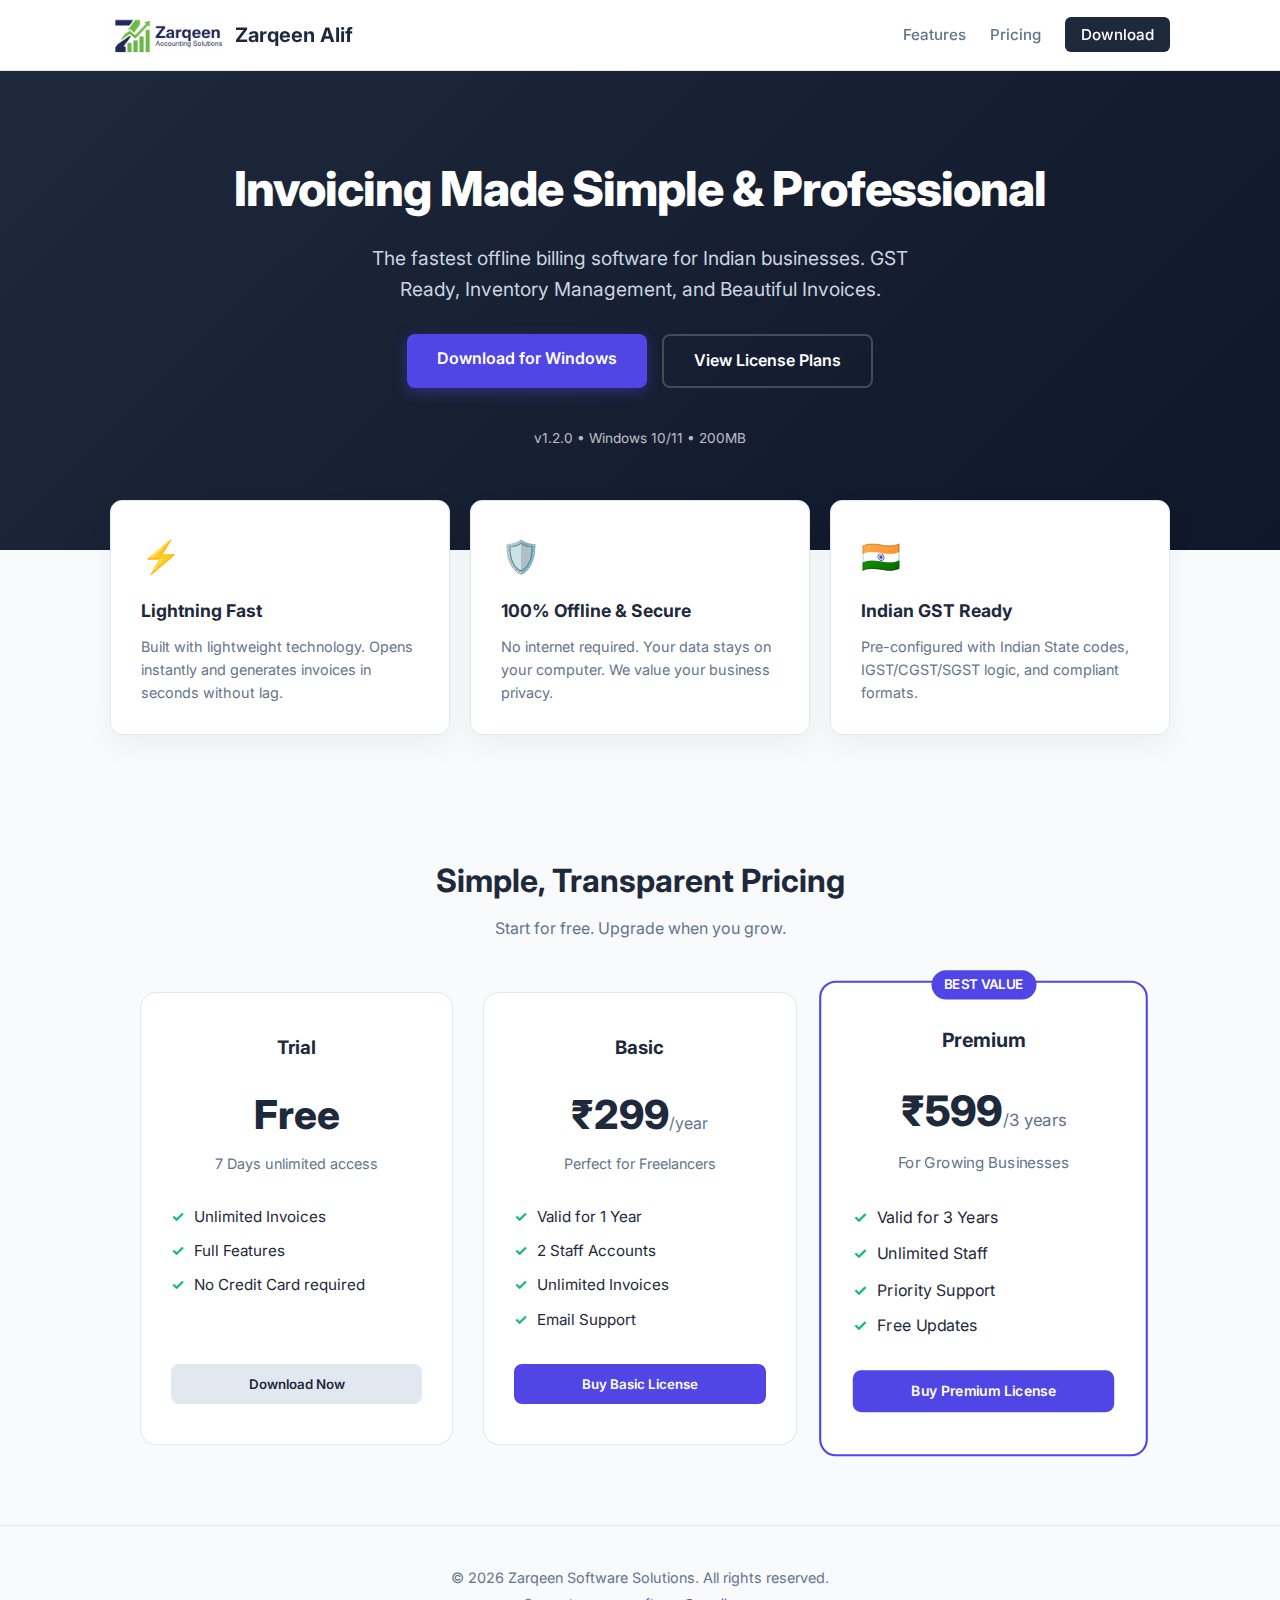
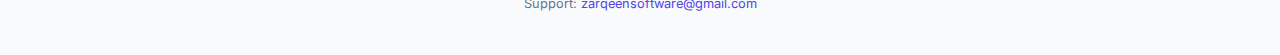
<file: templates/index.html>
<!doctype html>
<html lang="en">
<head>
    <meta charset="utf-8" />
    <meta name="viewport" content="width=device-width, initial-scale=1" />
    <title>Zarqeen Alif - Professional Invoicing Software</title>
    <link rel="stylesheet" href="/static/style.css" />
    <link rel="icon" type="image/png" href="/static/header.png">
    <script src="https://checkout.razorpay.com/v1/checkout.js"></script>
</head>

<body>

    <!-- NAVBAR -->
    <header>
        <div class="nav-container">
            <div class="logo-area">
                <img src="/static/logo.png" alt="Zarqeen" class="logo-img">
                <span class="brand-name">Zarqeen Alif</span>
            </div>
            <nav class="nav-links">
                <a href="#features">Features</a>
                <a href="#pricing">Pricing</a>
                <a href="#download" class="nav-btn">Download</a>
            </nav>
        </div>
    </header>

    <!-- HERO SECTION -->
    <section class="hero">
        <h1>Invoicing Made Simple & Professional</h1>
        <p>The fastest offline billing software for Indian businesses. GST Ready, Inventory Management, and Beautiful Invoices.</p>
        
        <div class="cta-group">
           <a href="https://drive.google.com/drive/folders/17O3vY4KYUzd7Rma4o8rp3j2iIrpqhJe9?usp=drive_link" target="_blank" class="btn-primary">
                Download for Windows
            </a>
            <a href="#pricing" class="btn-outline">View License Plans</a>
        </div>
        
        <div style="font-size: 0.85rem; opacity: 0.7; margin-top: 10px;">
            v1.2.0 • Windows 10/11 • 200MB
        </div>
    </section>

    <!-- FEATURES GRID -->
    <section id="features" class="features">
        <div class="feature-card">
            <div class="feature-icon">⚡</div>
            <h3>Lightning Fast</h3>
            <p>Built with lightweight technology. Opens instantly and generates invoices in seconds without lag.</p>
        </div>
        <div class="feature-card">
            <div class="feature-icon">🛡️</div>
            <h3>100% Offline & Secure</h3>
            <p>No internet required. Your data stays on your computer. We value your business privacy.</p>
        </div>
        <div class="feature-card">
            <div class="feature-icon">🇮🇳</div>
            <h3>Indian GST Ready</h3>
            <p>Pre-configured with Indian State codes, IGST/CGST/SGST logic, and compliant formats.</p>
        </div>
    </section>

    <!-- PRICING SECTION -->
   <!-- PRICING SECTION -->
    <section id="pricing" class="pricing-section">
        <h2 class="section-title">Simple, Transparent Pricing</h2>
        <p class="section-subtitle">Start for free. Upgrade when you grow.</p>

        <div class="pricing-grid">
            
            <!-- Free Plan -->
            <div class="plan-card">
                <div>
                    <h3>Trial</h3>
                    <div class="price">Free</div>
                    <p class="plan-desc">7 Days unlimited access</p>
                    <ul class="features-list">
                        <li>Unlimited Invoices</li>
                        <li>Full Features</li>
                        <li>No Credit Card required</li>
                    </ul>
                </div>
                <!-- Button at bottom -->
                <a href="https://drive.google.com/drive/folders/17O3vY4KYUzd7Rma4o8rp3j2iIrpqhJe9?usp=drive_link" target="_blank">
                    <button class="btn-plan secondary">Download Now</button>
                </a>
            </div>

            <!-- Basic Plan -->
            <div class="plan-card">
                <div>
                    <h3>Basic</h3>
                    <div class="price">₹299<span>/year</span></div>
                    <p class="plan-desc">Perfect for Freelancers</p>
                    <ul class="features-list">
                        <li>Valid for 1 Year</li>
                        <li>2 Staff Accounts</li>
                        <li>Unlimited Invoices</li>
                        <li>Email Support</li>
                    </ul>
                </div>
                <!-- Button at bottom -->
                <button class="btn-plan primary" onclick="buyPlan('basic')">Buy Basic License</button>
            </div>

            <!-- Premium Plan -->
            <div class="plan-card popular">
                <div class="badge">BEST VALUE</div>
                <div>
                    <h3>Premium</h3>
                    <div class="price">₹599<span>/3 years</span></div>
                    <p class="plan-desc">For Growing Businesses</p>
                    <ul class="features-list">
                        <li>Valid for 3 Years</li>
                        <li>Unlimited Staff</li>
                        <li>Priority Support</li>
                        <li>Free Updates</li>
                    </ul>
                </div>
                <!-- Button at bottom -->
                <button class="btn-plan primary" onclick="buyPlan('premium')">Buy Premium License</button>
            </div>

        </div>
    </section>

    <!-- FOOTER -->
    <footer>
        <p>&copy; <span id="year"></span> Zarqeen Software Solutions. All rights reserved.</p>
        <p style="margin-top:5px; font-size: 0.8rem;">
            Support: <a href="mailto:zarqeensoftware@gmail.com" style="color:var(--primary)">zarqeensoftware@gmail.com</a>
        </p>
    </footer>

    <!-- SUCCESS MODAL -->
    <div id="licenseModal" class="modal">
        <div class="modal-content">
            <div style="font-size: 3rem; margin-bottom: 10px;">🎉</div>
            <h2 style="color: var(--secondary)">Payment Successful!</h2>
            <p style="color: var(--text-muted)">Here is your license key. Copy and paste it into the software.</p>
            
            <div id="licenseKeyArea" class="key-box">Generating...</div>
            
            <button class="btn-plan secondary" onclick="document.getElementById('licenseModal').style.display='none'">Close</button>
        </div>
    </div>

    <!-- JAVASCRIPT LOGIC -->
    <script>
        document.getElementById('year').textContent = new Date().getFullYear();
        const RAZORPAY_KEY_ID = "{{ key_id }}"; 

        async function buyPlan(planType) {
            // Visual feedback
            const btns = document.querySelectorAll('button');
            btns.forEach(b => b.disabled = true);
            document.body.style.cursor = 'wait';

            try {
                // 1. Create Order
                const res = await fetch('/create_order', {
                    method: 'POST',
                    headers: {'Content-Type': 'application/json'},
                    body: JSON.stringify({ plan: planType })
                });
                const orderData = await res.json();

                if(orderData.error) { alert("Error creating order: " + orderData.error); return; }

                // 2. Open Razorpay
                const options = {
                    "key": RAZORPAY_KEY_ID,
                    "amount": orderData.amount,
                    "currency": "INR",
                    "name": "Zarqeen Software",
                    "description": `License: ${planType.toUpperCase()}`,
                    "order_id": orderData.id,
                    "theme": { "color": "#4F46E5" }, // Matches CSS Primary Color
                    "handler": async function (response){
                        // 3. Verify & Get Key
                        const verifyRes = await fetch('/verify_payment', {
                            method: 'POST',
                            headers: {'Content-Type': 'application/json'},
                            body: JSON.stringify({
                                razorpay_payment_id: response.razorpay_payment_id,
                                razorpay_order_id: response.razorpay_order_id,
                                razorpay_signature: response.razorpay_signature,
                                plan_type: planType
                            })
                        });
                        const result = await verifyRes.json();
                        
                        if(result.success) {
                            // 1. Create the file content (The Key)
                            const licenseKey = result.license_key;
                            
                            // 2. Create a Blob (File Object)
                            const blob = new Blob([licenseKey], { type: "text/plain" });
                            const url = window.URL.createObjectURL(blob);
                            
                            // 3. Setup the Download Button in Modal
                            const keyArea = document.getElementById('licenseKeyArea');
                            keyArea.innerHTML = ""; // Clear text
                            
                            const downloadBtn = document.createElement("a");
                            downloadBtn.href = url;
                            downloadBtn.download = "license.zarqeen"; // The file name
                            downloadBtn.className = "btn-plan primary";
                            downloadBtn.style.display = "inline-block";
                            downloadBtn.style.textDecoration = "none";
                            downloadBtn.innerText = "⬇ Download License File";
                            
                            keyArea.appendChild(downloadBtn);
                            
                            // 4. Update Modal Text
                            document.querySelector('#licenseModal h2').innerText = "Payment Successful!";
                            document.querySelector('#licenseModal p').innerText = "Download this file and upload it inside the software.";
                            
                            document.getElementById('licenseModal').style.display = 'block';
                        } else {
                            alert('Payment verification failed.');
                        }
                    },
                    "modal": {
                        "ondismiss": function(){
                            btns.forEach(b => b.disabled = false);
                            document.body.style.cursor = 'default';
                        }
                    }
                };
                const rzp1 = new Razorpay(options);
                rzp1.open();

            } catch(e) {
                console.error(e);
                alert("Connection error. Please try again.");
                btns.forEach(b => b.disabled = false);
                document.body.style.cursor = 'default';
            }
        }
    </script>
</body>
</html>
</file>
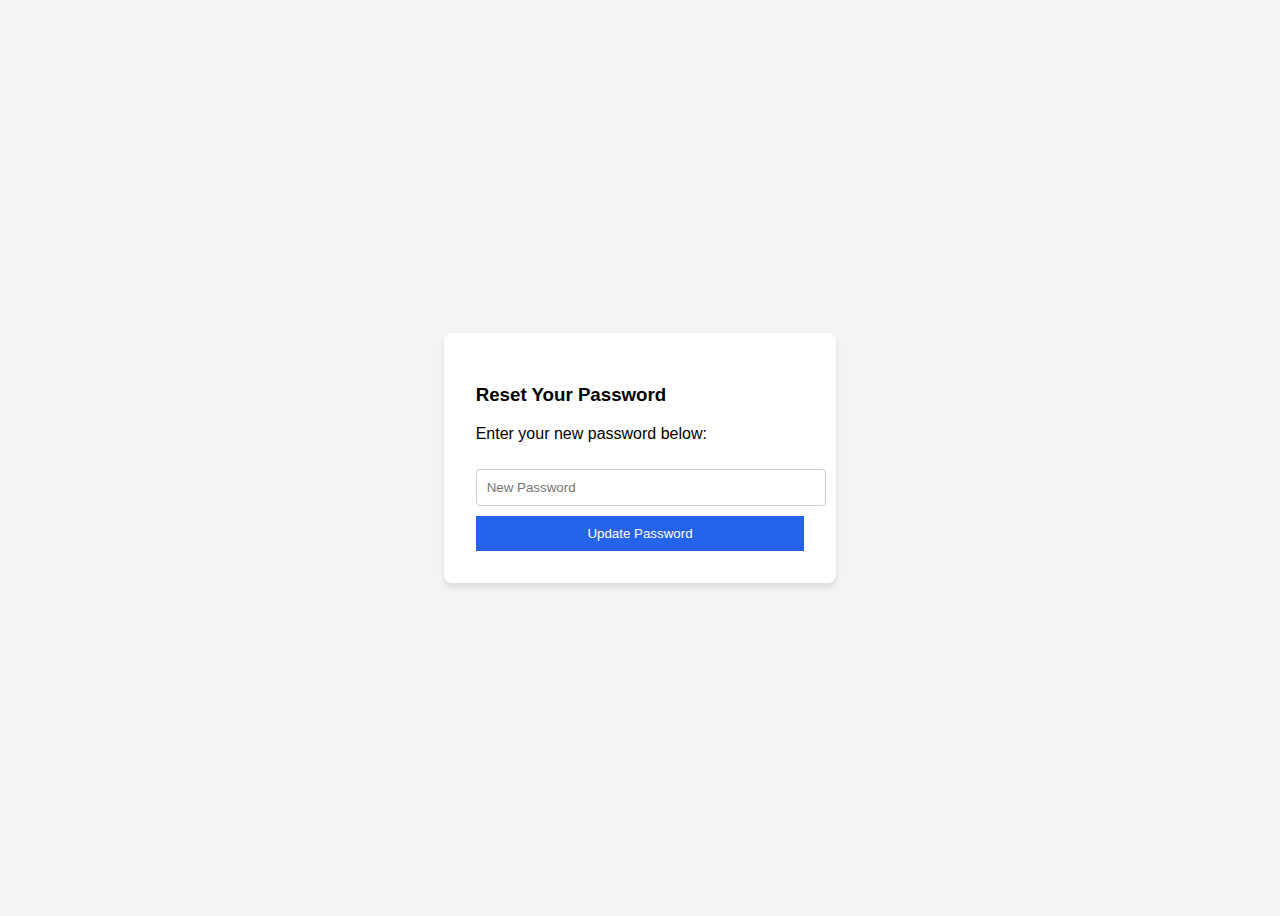
<file: templates/reset_password.html>
<!DOCTYPE html>
<html>
<head>
    <title>Reset Password</title>
    <style>
        body { font-family: sans-serif; display: flex; justify-content: center; align-items: center; height: 100vh; background: #f3f4f6; }
        form { background: white; padding: 2rem; border-radius: 8px; box-shadow: 0 4px 6px rgba(0,0,0,0.1); }
        input { width: 100%; padding: 10px; margin: 10px 0; border: 1px solid #ccc; border-radius: 4px; }
        button { width: 100%; padding: 10px; background: #2563EB; color: white; border: none; cursor: pointer; }
    </style>
</head>
<body>
    <form method="POST">
        <h3>Reset Your Password</h3>
        <p>Enter your new password below:</p>
        <input type="password" name="password" placeholder="New Password" required>
        <button type="submit">Update Password</button>
    </form>
</body>
</html>
</file>
<file: static/style.css>
/* --- Google Fonts --- */
@import url('https://fonts.googleapis.com/css2?family=Inter:wght@300;400;600;700&display=swap');

:root {
    --primary: #4F46E5;       /* Indigo 600 */
    --primary-dark: #4338ca;  /* Indigo 700 */
    --secondary: #1E293B;     /* Slate 800 */
    --accent: #10B981;        /* Emerald 500 */
    --bg-light: #F8FAFC;      /* Slate 50 */
    --text-main: #1E293B;
    --text-muted: #64748B;
    --white: #ffffff;
}

* { margin: 0; padding: 0; box-sizing: border-box; font-family: 'Inter', sans-serif; }

body { background-color: var(--bg-light); color: var(--text-main); line-height: 1.6; }
a { text-decoration: none; color: inherit; transition: 0.3s; }

/* --- HEADER --- */
header {
    background: rgba(255, 255, 255, 0.95);
    backdrop-filter: blur(10px);
    border-bottom: 1px solid #e2e8f0;
    position: sticky; top: 0; z-index: 100;
}
.nav-container {
    max-width: 1100px; margin: 0 auto; padding: 15px 20px;
    display: flex; justify-content: space-between; align-items: center;
}
.logo-area { display: flex; align-items: center; gap: 10px; }
.logo-img { height: 40px; }
.brand-name { font-weight: 700; font-size: 1.25rem; color: var(--secondary); }

.nav-links a { margin-left: 20px; font-weight: 500; color: var(--text-muted); font-size: 0.95rem; }
.nav-links a:hover { color: var(--primary); }
.nav-btn {
    background: var(--secondary); color: var(--white) !important;
    padding: 8px 16px; border-radius: 6px;
}

/* --- HERO SECTION --- */
.hero {
    background: linear-gradient(135deg, #1e293b 0%, #0f172a 100%);
    color: var(--white);
    padding: 80px 20px 100px;
    text-align: center;
}
.hero h1 { font-size: 3rem; font-weight: 800; margin-bottom: 15px; letter-spacing: -1px; }
.hero p { font-size: 1.2rem; color: #cbd5e1; max-width: 600px; margin: 0 auto 30px; }

.cta-group { display: flex; gap: 15px; justify-content: center; margin-bottom: 40px; }
.btn-primary {
    background: var(--primary); color: white; padding: 12px 30px; border-radius: 8px;
    font-weight: 600; box-shadow: 0 4px 14px rgba(79, 70, 229, 0.4); border: none; cursor: pointer;
}
.btn-primary:hover { background: var(--primary-dark); transform: translateY(-2px); }
.btn-outline {
    background: transparent; border: 2px solid rgba(255,255,255,0.2); color: white;
    padding: 12px 30px; border-radius: 8px; font-weight: 600;
}
.btn-outline:hover { border-color: white; background: rgba(255,255,255,0.05); }

/* --- FEATURES GRID --- */
.features {
    max-width: 1100px; margin: -50px auto 60px; padding: 0 20px;
    display: grid; grid-template-columns: repeat(auto-fit, minmax(300px, 1fr)); gap: 20px;
}
.feature-card {
    background: var(--white); padding: 30px; border-radius: 12px;
    box-shadow: 0 10px 30px rgba(0,0,0,0.05); border: 1px solid #e2e8f0;
    transition: transform 0.3s ease;
}
.feature-card:hover { transform: translateY(-5px); }
.feature-icon { font-size: 2rem; margin-bottom: 15px; }
.feature-card h3 { font-size: 1.1rem; margin-bottom: 10px; color: var(--secondary); }
.feature-card p { font-size: 0.9rem; color: var(--text-muted); }

/* --- PRICING --- */
.pricing-section { padding: 60px 20px 80px; text-align: center; }
.section-title { font-size: 2rem; font-weight: 700; color: var(--secondary); margin-bottom: 10px; }
.section-subtitle { color: var(--text-muted); margin-bottom: 50px; }

.pricing-grid {
    max-width: 1000px; margin: 0 auto;
    display: grid; grid-template-columns: repeat(auto-fit, minmax(280px, 1fr)); gap: 30px;
}
.plan-card {
    background: var(--white); padding: 40px 30px; border-radius: 16px;
    border: 1px solid #e2e8f0; position: relative;
    transition: 0.3s;
}
.plan-card:hover { border-color: var(--primary); box-shadow: 0 10px 40px rgba(79, 70, 229, 0.1); }

.plan-card.popular { border: 2px solid var(--primary); transform: scale(1.05); z-index: 10; }
.badge {
    position: absolute; top: -12px; left: 50%; transform: translateX(-50%);
    background: var(--primary); color: white; padding: 4px 12px;
    border-radius: 20px; font-size: 0.8rem; font-weight: 600;
}

.price { font-size: 2.5rem; font-weight: 800; color: var(--secondary); margin: 20px 0 5px; }
.price span { font-size: 1rem; font-weight: 400; color: var(--text-muted); }
.plan-desc { font-size: 0.9rem; color: var(--text-muted); margin-bottom: 30px; }

.features-list { list-style: none; margin-bottom: 30px; text-align: left; }
.features-list li { margin-bottom: 10px; font-size: 0.95rem; color: var(--text-main); display: flex; align-items: center; gap: 10px;}
.features-list li::before { content: "✓"; color: var(--accent); font-weight: bold; }

.btn-plan { width: 100%; padding: 12px; border-radius: 8px; border: none; font-weight: 600; cursor: pointer; transition: 0.2s; }
.btn-plan.primary { background: var(--primary); color: white; }
.btn-plan.primary:hover { background: var(--primary-dark); }
.btn-plan.secondary { background: #e2e8f0; color: var(--secondary); }
.btn-plan.secondary:hover { background: #cbd5e1; }

/* --- MODAL --- */
.modal { display: none; position: fixed; z-index: 999; left: 0; top: 0; width: 100%; height: 100%; background: rgba(15, 23, 42, 0.8); backdrop-filter: blur(4px); }
.modal-content {
    background: var(--white); margin: 10% auto; padding: 40px; width: 90%; max-width: 450px;
    border-radius: 16px; text-align: center; box-shadow: 0 25px 50px -12px rgba(0, 0, 0, 0.25);
}
.key-box {
    background: #f1f5f9; padding: 15px; border-radius: 8px; border: 2px dashed #cbd5e1;
    font-family: monospace; font-size: 1.2rem; color: var(--primary); margin: 20px 0; word-break: break-all;
}

/* --- FOOTER --- */
footer { text-align: center; padding: 40px 20px; color: var(--text-muted); font-size: 0.9rem; border-top: 1px solid #e2e8f0; }

/* Find .plan-card and replace with this: */
.plan-card {
    background: var(--white); 
    padding: 40px 30px; 
    border-radius: 16px;
    border: 1px solid #e2e8f0; 
    position: relative;
    transition: 0.3s;
    
    /* NEW: Flexbox to align buttons at the bottom */
    display: flex;
    flex-direction: column;
    justify-content: space-between;
    height: 100%; 
}

/* Ensure the features list pushes the button down */
.features-list { 
    list-style: none; 
    margin-bottom: 30px; 
    text-align: left; 
    flex-grow: 1; /* This fills the empty space */
}

/* Ensure the link wrapper takes full width */
.plan-card a {
    width: 100%;
    text-decoration: none;
}
</file>
